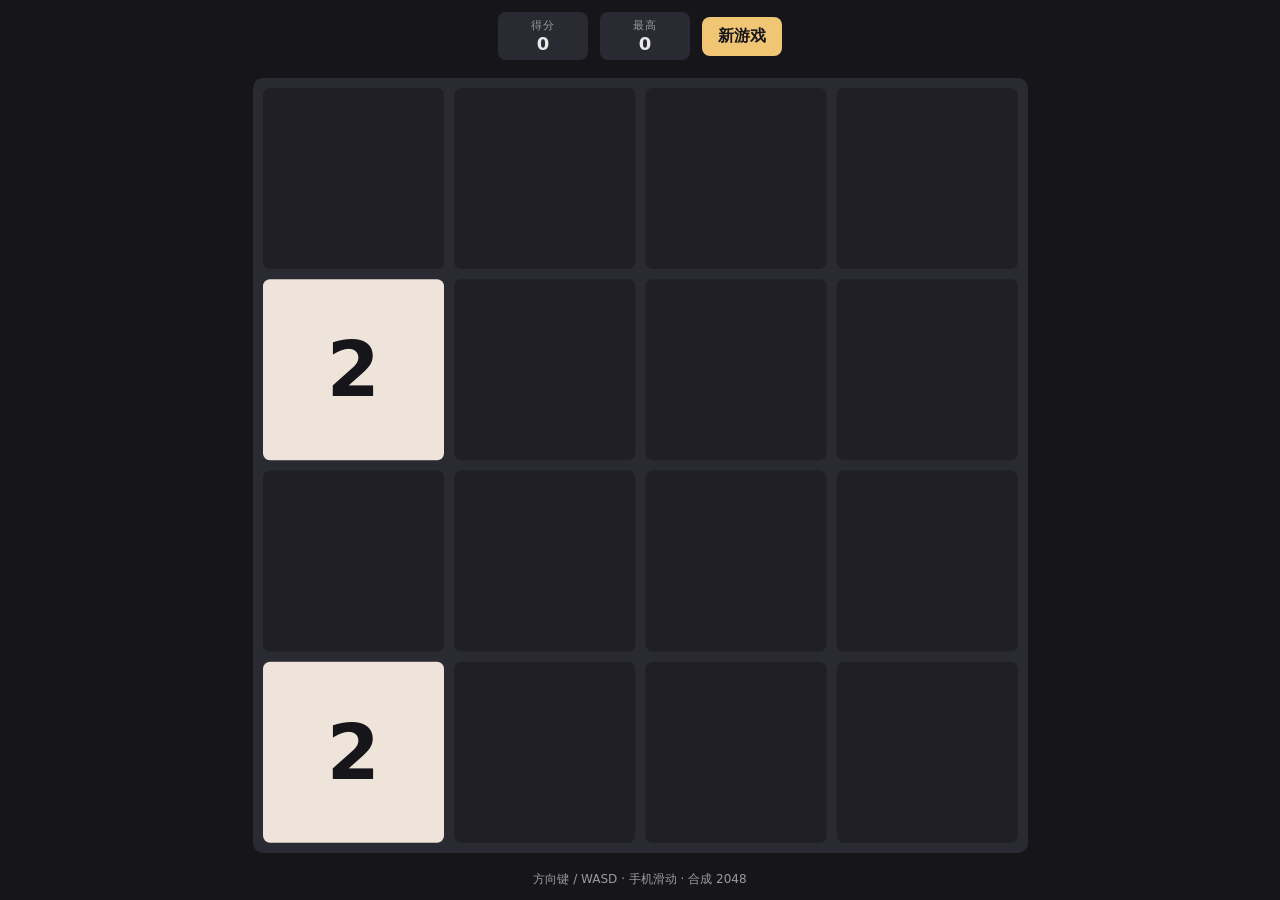
<file: static/games/g2048/index.html>
<!DOCTYPE html>
<html lang="zh">
<head>
<meta charset="utf-8">
<meta name="viewport" content="width=device-width,initial-scale=1,maximum-scale=1,user-scalable=no">
<title>2048</title>
<style>
  html,body{margin:0;height:100%;background:#16161a;color:#e8e8ea;
    font-family:system-ui,-apple-system,"PingFang SC","Microsoft Yahei",sans-serif;
    overflow:hidden;-webkit-user-select:none;user-select:none}
  #wrap{height:100%;display:flex;flex-direction:column;align-items:center;justify-content:center;gap:12px;box-sizing:border-box;padding:12px}
  #top{display:flex;gap:12px;align-items:center}
  .box{background:#2a2a32;border-radius:8px;padding:6px 14px;text-align:center;min-width:62px}
  .box small{display:block;font-size:11px;color:#9a9aa2;letter-spacing:1px}
  .box b{font-size:18px}
  #new{font:inherit;color:#16161a;background:#f0c674;border:0;border-radius:8px;padding:9px 16px;cursor:pointer;font-weight:600}
  #stage{flex:1;min-height:0;width:100%;display:flex;align-items:center;justify-content:center}
  #grid{position:relative;background:#2a2a32;border-radius:10px;touch-action:none}
  .cell,.tile{position:absolute;display:flex;align-items:center;justify-content:center;border-radius:7px;font-weight:700;box-sizing:border-box}
  .cell{background:#1f1f25;z-index:0}
  .tile{transition:transform .09s ease;color:#16161a;z-index:1}
  #ov{position:absolute;inset:0;z-index:5;display:none;flex-direction:column;align-items:center;justify-content:center;gap:14px;
    background:rgba(16,16,22,.8);border-radius:10px}
  #ov.show{display:flex}
  #ov button{font:inherit;color:#16161a;background:#f0c674;border:0;border-radius:8px;padding:9px 20px;cursor:pointer;font-weight:600}
  #ovt{font-size:24px;font-weight:700}
  .tip{font-size:12px;color:#9a9aa2}
</style>
</head>
<body>
<div id="wrap">
  <div id="top">
    <div class="box"><small>得分</small><b id="score">0</b></div>
    <div class="box"><small>最高</small><b id="best">0</b></div>
    <button id="new">新游戏</button>
  </div>
  <div id="stage"><div id="grid"><div id="ov"><div id="ovt"></div><button id="again">再来一局</button></div></div></div>
  <div class="tip">方向键 / WASD · 手机滑动 · 合成 2048</div>
</div>
<script>
  const N = 4, GAP = 10;
  const grid = document.getElementById('grid'), ov = document.getElementById('ov'), ovt = document.getElementById('ovt');
  const stage = document.getElementById('stage');
  const scoreEl = document.getElementById('score'), bestEl = document.getElementById('best');
  const COL = {2:'#eee4da',4:'#ede0c8',8:'#f2b179',16:'#f59563',32:'#f67c5f',64:'#f65e3b',128:'#edcf72',256:'#edcc61',512:'#edc850',1024:'#edc53f',2048:'#edc22e'};
  let board, score, size = 0, tile = 0, cells = [], tiles = new Map(), uid = 0, won = false, dead = false;
  let best = +(localStorage.getItem('g2048_best') || 0);
  bestEl.textContent = best;

  function fit() {
    const avail = Math.min(stage.clientWidth, stage.clientHeight) - 12;
    size = Math.max(180, avail); tile = (size - GAP*(N+1)) / N;
    grid.style.width = size + 'px'; grid.style.height = size + 'px';
    if (!cells.length) {
      for (let i = 0; i < N*N; i++) { const d = document.createElement('div'); d.className = 'cell'; grid.appendChild(d); cells.push(d); }
    }
    cells.forEach((d,i) => pos(d, (i/N)|0, i%N));
    tiles.forEach(t => { pos(t.el, t.r, t.c); style(t); });
  }
  function pos(el,r,c){ el.style.width = tile+'px'; el.style.height = tile+'px'; el.style.transform = 'translate('+(GAP+c*(tile+GAP))+'px,'+(GAP+r*(tile+GAP))+'px)'; }
  function style(t){ const v = t.v; t.el.style.background = COL[v] || '#3c3a32'; t.el.style.color = v>4 ? '#f9f6f2' : '#16161a';
    t.el.textContent = v; t.el.style.fontSize = (v<100 ? tile*0.42 : v<1000 ? tile*0.34 : tile*0.27) + 'px'; }
  function add() {
    const empty = [];
    for (let r=0;r<N;r++) for (let c=0;c<N;c++) if (!board[r][c]) empty.push([r,c]);
    if (!empty.length) return;
    const [r,c] = empty[(Math.random()*empty.length)|0], v = Math.random()<0.9 ? 2 : 4;
    const el = document.createElement('div'); el.className = 'tile'; grid.appendChild(el);
    const t = {el, r, c, v, id: uid++}; board[r][c] = t; tiles.set(t.id, t); pos(el, r, c); style(t);
    el.animate([{transform: el.style.transform+' scale(0)'},{transform: el.style.transform+' scale(1)'}], {duration:120});
  }
  function newGame() {
    tiles.forEach(t => t.el.remove()); tiles.clear();
    board = Array.from({length:N}, () => Array(N).fill(null));
    score = 0; scoreEl.textContent = 0; won = false; dead = false; ov.classList.remove('show');
    add(); add();
  }
  function move(dx,dy) {
    if (dead) return;
    let moved = false;
    const order = [];
    for (let r=0;r<N;r++) for (let c=0;c<N;c++) order.push([r,c]);
    if (dx>0 || dy>0) order.reverse();
    const merged = new Set();
    for (const [r,c] of order) {
      const t = board[r][c]; if (!t) continue;
      let nr = r, nc = c;
      while (true) {
        const tr = nr+dy, tc = nc+dx;
        if (tr<0 || tc<0 || tr>=N || tc>=N) break;
        const o = board[tr][tc];
        if (!o) { board[tr][tc] = t; board[nr][nc] = null; nr = tr; nc = tc; moved = true; }
        else if (o.v === t.v && !merged.has(o.id)) {
          o.v *= 2; merged.add(o.id); board[nr][nc] = null; tiles.delete(t.id); t.el.remove(); style(o);
          o.el.animate([{transform:o.el.style.transform+' scale(1)'},{transform:o.el.style.transform+' scale(1.16)'},{transform:o.el.style.transform+' scale(1)'}], {duration:140});
          score += o.v; scoreEl.textContent = score;
          if (o.v === 2048 && !won) { won = true; end('🎉 2048！'); }
          moved = true; break;
        } else break;
      }
      if (board[nr] && board[nr][nc] === t) { t.r = nr; t.c = nc; pos(t.el, nr, nc); }
    }
    if (moved) {
      if (score > best) { best = score; localStorage.setItem('g2048_best', best); bestEl.textContent = best; }
      setTimeout(() => { add(); if (!canMove()) end('游戏结束'); }, 95);
    }
  }
  function canMove() {
    for (let r=0;r<N;r++) for (let c=0;c<N;c++) {
      if (!board[r][c]) return true;
      const v = board[r][c].v;
      if (c+1<N && board[r][c+1] && board[r][c+1].v === v) return true;
      if (r+1<N && board[r+1][c] && board[r+1][c].v === v) return true;
    }
    return false;
  }
  function end(msg) { dead = (msg === '游戏结束'); ovt.textContent = msg; ov.classList.add('show'); }
  addEventListener('keydown', e => {
    const k = e.key.toLowerCase(); let h = true;
    if (k==='arrowup'||k==='w') move(0,-1);
    else if (k==='arrowdown'||k==='s') move(0,1);
    else if (k==='arrowleft'||k==='a') move(-1,0);
    else if (k==='arrowright'||k==='d') move(1,0);
    else h = false;
    if (h) e.preventDefault();
  });
  let tx = null, ty = null;
  grid.addEventListener('touchstart', e => { const t = e.touches[0]; tx = t.clientX; ty = t.clientY; }, {passive:true});
  grid.addEventListener('touchend', e => {
    if (tx === null) return;
    const t = e.changedTouches[0], dx = t.clientX-tx, dy = t.clientY-ty;
    if (Math.abs(dx)+Math.abs(dy) < 24) { tx = null; return; }
    if (Math.abs(dx) > Math.abs(dy)) move(dx>0?1:-1, 0); else move(0, dy>0?1:-1);
    tx = null;
  }, {passive:true});
  document.getElementById('new').onclick = newGame;
  document.getElementById('again').onclick = newGame;
  addEventListener('resize', fit);
  newGame(); fit();
</script>
</body>
</html>
</file>
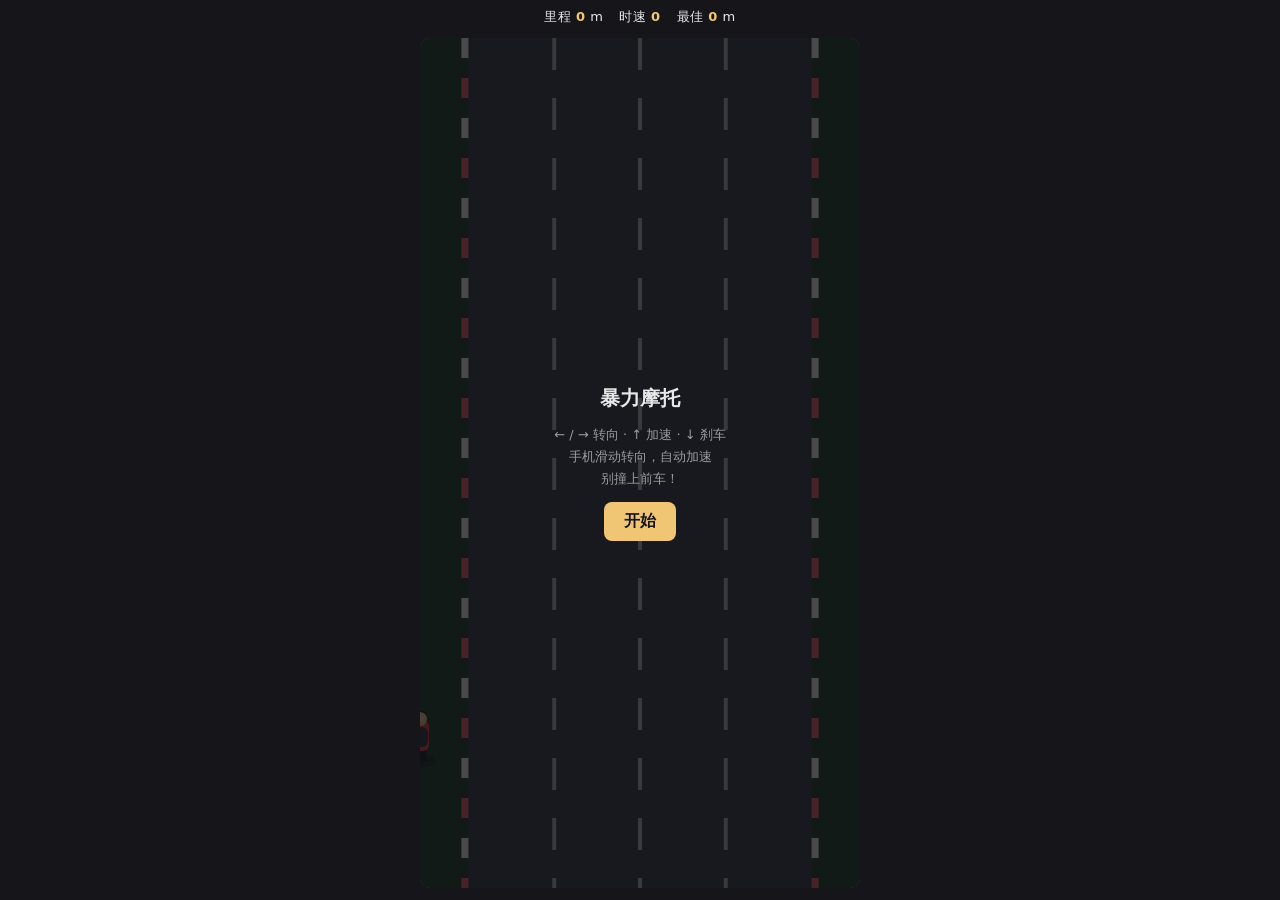
<file: static/games/moto/index.html>
<!DOCTYPE html>
<html lang="zh">
<head>
<meta charset="utf-8">
<meta name="viewport" content="width=device-width,initial-scale=1,maximum-scale=1,user-scalable=no">
<title>暴力摩托</title>
<style>
  html,body{margin:0;height:100%;background:#16161a;color:#e8e8ea;
    font-family:system-ui,-apple-system,"PingFang SC","Microsoft Yahei",sans-serif;
    overflow:hidden;-webkit-user-select:none;user-select:none}
  #wrap{height:100%;display:flex;flex-direction:column;align-items:center;justify-content:center;gap:8px;box-sizing:border-box;padding:8px}
  #hud{display:flex;gap:16px;align-items:center;font-size:13px;letter-spacing:.5px}
  #hud b{color:#f0c674}
  #stage{flex:1;min-height:0;width:100%;display:flex;align-items:center;justify-content:center}
  #board{position:relative;touch-action:none}
  canvas{display:block;border-radius:10px;box-shadow:0 0 0 1px #2c2c34 inset;background:#1d3a1d}
  #overlay{position:absolute;inset:0;display:flex;flex-direction:column;align-items:center;justify-content:center;gap:12px;
    background:rgba(16,16,22,.74);border-radius:10px;text-align:center;padding:16px;box-sizing:border-box}
  #overlay.hide{display:none}
  button{font:inherit;color:#16161a;background:#f0c674;border:0;border-radius:8px;padding:9px 20px;cursor:pointer;font-weight:600}
  .tip{font-size:13px;color:#9a9aa2;line-height:1.7}
  #title{font-size:20px;font-weight:700}
</style>
</head>
<body>
<div id="wrap">
  <div id="hud"><span>里程 <b id="dist">0</b> m</span><span>时速 <b id="spd">0</b></span><span>最佳 <b id="best">0</b> m</span></div>
  <div id="stage"><div id="board">
    <canvas id="cv"></canvas>
    <div id="overlay">
      <div id="title">暴力摩托</div>
      <div class="tip">← / → 转向 · ↑ 加速 · ↓ 刹车<br>手机滑动转向，自动加速<br>别撞上前车！</div>
      <button id="start">开始</button>
    </div>
  </div></div>
</div>
<script>
  const cv = document.getElementById('cv'), ctx = cv.getContext('2d');
  const board = document.getElementById('board'), overlay = document.getElementById('overlay');
  const distEl = document.getElementById('dist'), spdEl = document.getElementById('spd'), bestEl = document.getElementById('best');
  const titleEl = document.getElementById('title'), tipEl = overlay.querySelector('.tip'), startBtn = document.getElementById('start');
  let W = 0, H = 0, dpr = Math.min(window.devicePixelRatio || 1, 2);
  let running = false, raf = 0, last = 0;
  let dist, speed, scroll, px, targetPx, cars, spawnT, best = +(localStorage.getItem('moto_best') || 0);
  const ROAD = 0.78;              // 路面占画面宽度比例
  const LANES = 4;
  const keys = {};
  bestEl.textContent = best;

  function fit() {
    const avail = Math.min(board.parentElement.clientWidth, board.parentElement.clientHeight) - 8;
    const wCss = Math.max(220, Math.min(440, avail * 0.78));
    const hCss = Math.max(300, avail);
    cv.style.width = wCss + 'px'; cv.style.height = hCss + 'px';
    cv.width = Math.round(wCss * dpr); cv.height = Math.round(hCss * dpr);
    ctx.setTransform(dpr, 0, 0, dpr, 0, 0);
    W = wCss; H = hCss;
    if (!running) draw();
  }
  function roadX() { return { l: W * (1 - ROAD) / 2, r: W - W * (1 - ROAD) / 2, w: W * ROAD }; }
  function laneCenter(i) { const r = roadX(); return r.l + r.w * (i + 0.5) / LANES; }

  function reset() {
    dist = 0; speed = 240; scroll = 0; cars = []; spawnT = 0;
    px = laneCenter(1); targetPx = px;
  }
  function spawnCar() {
    const r = roadX();
    const lane = (Math.random() * LANES) | 0;
    const cw = r.w / LANES * 0.62;
    cars.push({ x: laneCenter(lane), y: -80, w: cw, h: cw * 1.7, v: 90 + Math.random() * 70,
      color: ['#5b8def','#e85d75','#f0c674','#7cd97c','#b18cf0'][(Math.random()*5)|0] });
  }
  function rr(x, y, w, h, r) { ctx.beginPath(); ctx.moveTo(x+r,y); ctx.arcTo(x+w,y,x+w,y+h,r); ctx.arcTo(x+w,y+h,x,y+h,r); ctx.arcTo(x,y+h,x,y,r); ctx.arcTo(x,y,x+w,y,r); ctx.closePath(); }

  function update(dt) {
    // 转向
    if (keys.left) targetPx -= 360 * dt;
    if (keys.right) targetPx += 360 * dt;
    const r = roadX(), m = 14;
    targetPx = Math.max(r.l + m, Math.min(r.r - m, targetPx));
    px += (targetPx - px) * Math.min(1, dt * 12);
    // 加减速
    if (keys.up) speed += 160 * dt;
    else if (keys.down) speed -= 260 * dt;
    else speed += 24 * dt;                       // 自动缓加速
    speed = Math.max(120, Math.min(620, speed));
    dist += speed * dt;
    scroll = (scroll + speed * dt) % 80;
    // 车流
    spawnT -= dt;
    const interval = Math.max(0.45, 1.4 - dist / 4000);
    if (spawnT <= 0) { spawnCar(); spawnT = interval; }
    const py = H * 0.82;
    for (const c of cars) {
      c.y += (speed - c.v) * dt;                 // 相对速度：超车
      // 碰撞 (AABB)
      if (Math.abs(c.x - px) < (c.w + 26) / 2 && Math.abs(c.y - py) < (c.h + 44) / 2) { crash(); return; }
    }
    cars = cars.filter(c => c.y < H + 120);
  }

  function draw() {
    const r = roadX(), py = H * 0.82;
    // 草地
    ctx.fillStyle = '#1d3a1d'; ctx.fillRect(0, 0, W, H);
    // 路面
    ctx.fillStyle = '#33343a'; ctx.fillRect(r.l, 0, r.w, H);
    // 路肩红白条
    for (let y = -((scroll * 0.9) % 40); y < H; y += 40) {
      ctx.fillStyle = (Math.floor((y + scroll) / 40) % 2) ? '#e85d5d' : '#f2f2f2';
      ctx.fillRect(r.l - 7, y, 7, 20); ctx.fillRect(r.r, y, 7, 20);
    }
    // 车道虚线
    ctx.fillStyle = 'rgba(255,255,255,.6)';
    for (let i = 1; i < LANES; i++) {
      const x = r.l + r.w * i / LANES;
      for (let y = -((scroll) % 60); y < H; y += 60) ctx.fillRect(x - 2, y, 4, 32);
    }
    // 敌车
    for (const c of cars) drawCar(c);
    // 玩家摩托
    drawMoto(px, py);
  }
  function drawCar(c) {
    const x = c.x - c.w / 2, y = c.y - c.h / 2;
    ctx.fillStyle = 'rgba(0,0,0,.25)'; rr(x + 3, y + 5, c.w, c.h, 7); ctx.fill();
    ctx.fillStyle = c.color; rr(x, y, c.w, c.h, 7); ctx.fill();
    ctx.fillStyle = 'rgba(0,0,0,.35)';
    rr(x + c.w*0.16, y + c.h*0.12, c.w*0.68, c.h*0.22, 4); ctx.fill();
    rr(x + c.w*0.16, y + c.h*0.62, c.w*0.68, c.h*0.24, 4); ctx.fill();
  }
  function drawMoto(x, y) {
    ctx.save(); ctx.translate(x, y);
    ctx.fillStyle = 'rgba(0,0,0,.3)'; ctx.beginPath(); ctx.ellipse(0, 26, 16, 7, 0, 0, 7); ctx.fill();
    // 轮
    ctx.fillStyle = '#15151a'; rr(-6, -24, 12, 14, 4); ctx.fill(); rr(-7, 12, 14, 16, 5); ctx.fill();
    // 车身
    ctx.fillStyle = '#e23b3b'; rr(-9, -14, 18, 30, 6); ctx.fill();
    // 骑手
    ctx.fillStyle = '#2b2b33'; rr(-8, -8, 16, 20, 6); ctx.fill();
    ctx.fillStyle = '#f0c674'; ctx.beginPath(); ctx.arc(0, -16, 7, 0, 7); ctx.fill(); // 头盔
    ctx.fillStyle = 'rgba(255,255,255,.25)'; ctx.beginPath(); ctx.arc(0, -17, 3.4, 0, 7); ctx.fill();
    ctx.restore();
  }

  function loop(t) {
    if (!running) return;
    const dt = Math.min(0.05, (t - last) / 1000 || 0); last = t;
    update(dt); if (!running) return;
    draw();
    distEl.textContent = dist | 0; spdEl.textContent = (speed * 0.45) | 0;
    raf = requestAnimationFrame(loop);
  }
  function start() {
    reset(); overlay.classList.add('hide'); running = true; last = performance.now();
    cancelAnimationFrame(raf); raf = requestAnimationFrame(loop);
  }
  function crash() {
    running = false; cancelAnimationFrame(raf);
    if ((dist | 0) > best) { best = dist | 0; localStorage.setItem('moto_best', best); bestEl.textContent = best; }
    titleEl.textContent = '💥 撞车了';
    tipEl.innerHTML = '里程 ' + (dist | 0) + ' m · 最佳 ' + best + ' m';
    startBtn.textContent = '再来一次';
    overlay.classList.remove('hide');
  }

  addEventListener('keydown', e => {
    const k = e.key.toLowerCase(); let h = true;
    if (k === 'arrowleft' || k === 'a') keys.left = true;
    else if (k === 'arrowright' || k === 'd') keys.right = true;
    else if (k === 'arrowup' || k === 'w') keys.up = true;
    else if (k === 'arrowdown' || k === 's') keys.down = true;
    else if (k === ' ' && !running) start();
    else h = false;
    if (h) e.preventDefault();
  });
  addEventListener('keyup', e => {
    const k = e.key.toLowerCase();
    if (k === 'arrowleft' || k === 'a') keys.left = false;
    else if (k === 'arrowright' || k === 'd') keys.right = false;
    else if (k === 'arrowup' || k === 'w') keys.up = false;
    else if (k === 'arrowdown' || k === 's') keys.down = false;
  });
  // 触屏：拖动转向，自动加速
  board.addEventListener('touchstart', e => { if (!running) return; steer(e.touches[0]); e.preventDefault(); }, { passive: false });
  board.addEventListener('touchmove', e => { if (!running) return; steer(e.touches[0]); e.preventDefault(); }, { passive: false });
  function steer(t) {
    const rect = cv.getBoundingClientRect();
    targetPx = (t.clientX - rect.left) / rect.width * W;
  }
  startBtn.addEventListener('click', start);
  addEventListener('resize', fit);
  reset(); fit();
</script>
</body>
</html>
</file>
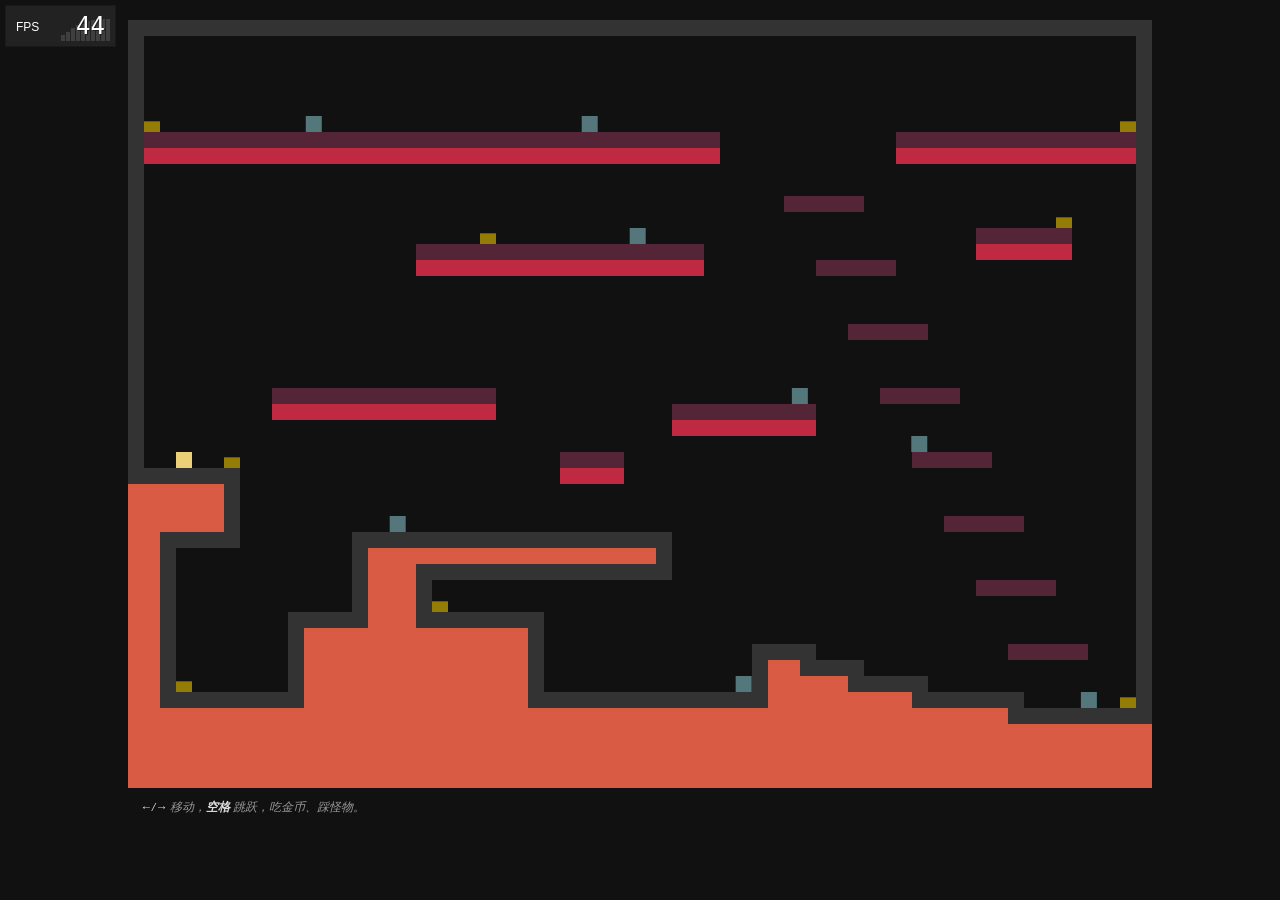
<file: static/games/platformer/index.html>
<!DOCTYPE html>
<html>
<head>
  <meta http-equiv="X-UA-Compatible" content="IE=edge" />
  <meta http-equiv="Content-type" content="text/html; charset=utf-8"/>
  <title>Javascript Platformer</title>

  <style>
    body            { background: #111; }
    #platformer     { margin: 1em auto; position: relative; width: 512px; height: 384px; }
    #canvas         { display: inline-block; width: 100%; height: 100%; }
    #instructions   { font-style: italic; color: #999; font-size: 9pt; margin-left: 1em; margin-top: 0.5em; }
    #instructions b { color: #DDD; }
    @media screen and (min-width:     0px) and (min-height:    0px) { #platformer { width:  512px; height: 384px; font-size:  7pt; } } /* block = 16 */
    @media screen and (min-width:   840px) and (min-height:  530px) { #platformer { width:  640px; height: 480px; font-size:  9pt; } } /* block = 20 */
    @media screen and (min-width:   968px) and (min-height:  626px) { #platformer { width:  768px; height: 576px; font-size: 11pt; } } /* block = 24 */
    @media screen and (min-width:  1096px) and (min-height:  722px) { #platformer { width:  896px; height: 672px; font-size: 13pt; } } /* block = 28 */
    @media screen and (min-width:  1224px) and (min-height:  818px) { #platformer { width: 1024px; height: 768px; font-size: 15pt; } } /* block = 32 */
  </style>

</head>

<body>

  <div id="platformer">

    <canvas id="canvas">
      <div class="unsupported">
        Sorry, this example cannot be run because your browser does not support the &lt;canvas&gt; element
      </div>
    </canvas>

    <div id="instructions">
      <b>←/→</b> 移动，<b>空格</b> 跳跃，吃金币、踩怪物。
    </div>

  </div>

  <script src="fpsmeter.min.js"></script>
  <script src="platformer.js"></script>

</body>
</html>
</file>
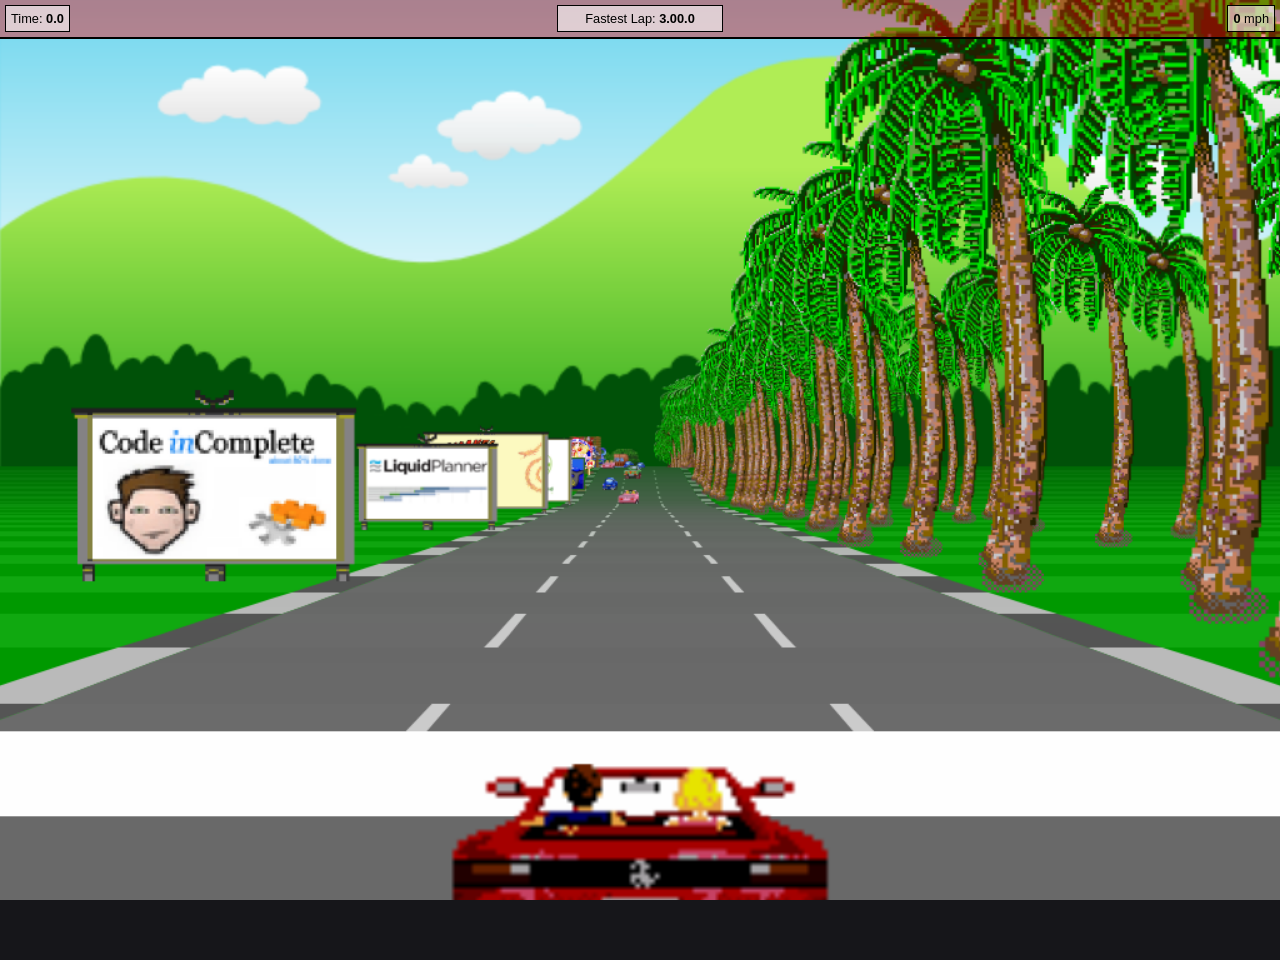
<file: static/games/racer/index.html>
<!DOCTYPE html> 

<html>
<head>
  <title>Javascript Racer - v4 (final)</title>
  <meta http-equiv="Content-Type" content="text/html; charset=utf-8"/>
  <link href="common.css" rel="stylesheet" type="text/css" />
  <meta name="viewport" content="width=device-width,initial-scale=1,maximum-scale=1,user-scalable=no">
  <style>
    /* 嵌入站点时的自适应覆盖 */
    html, body { margin: 0; background: #16161a; overflow: hidden; height: 100%; }
    #controls, #instructions, #mute, #fps { display: none !important; }
    #racer {
      position: relative;
      width: 100%;
      max-width: 100%;
      height: auto;
      aspect-ratio: 4 / 3;
      margin: 0 !important;
      border: 0 !important;
    }
    #canvas { position: absolute; inset: 0; width: 100% !important; height: 100% !important; }
    #hud { width: 100% !important; }
  </style>
</head>

<body> 

  <table id="controls">
    <tr>
      <td colspan="2">
        <a href='v1.straight.html'>straight</a> |
        <a href='v2.curves.html'>curves</a>     |
        <a href='v3.hills.html'>hills</a>       |
        <a href='v4.final.html'>final</a>
      </td>
    </tr>
    <tr><td id="fps" colspan="2" align="right"></td></tr>
    <tr>
      <th><label for="resolution">Resolution :</label></th>
      <td>
        <select id="resolution" style="width:100%">
          <option value='fine'>Fine (1280x960)</option>
          <option selected value='high'>High (1024x768)</option>
          <option value='medium'>Medium (640x480)</option>
          <option value='low'>Low (480x360)</option>
        </select>
      </td>
    </tr>
    <tr>
      <th><label for="lanes">Lanes :</label></th>
      <td>
        <select id="lanes">
          <option>1</option>
          <option>2</option>
          <option selected>3</option>
          <option>4</option>
        </select>
      </td>
    </tr>
    <tr>
      <th><label for="roadWidth">Road Width (<span id="currentRoadWidth"></span>) :</label></th>
      <td><input id="roadWidth" type='range' min='500' max='3000' title="integer (500-3000)"></td>
    </tr>
    <tr>
      <th><label for="cameraHeight">CameraHeight (<span id="currentCameraHeight"></span>) :</label></th>
      <td><input id="cameraHeight" type='range' min='500' max='5000' title="integer (500-5000)"></td>
    </tr>
    <tr>
      <th><label for="drawDistance">Draw Distance (<span id="currentDrawDistance"></span>) :</label></th>
      <td><input id="drawDistance" type='range' min='100' max='500' title="integer (100-500)"></td>
    </tr>
    <tr>
      <th><label for="fieldOfView">Field of View (<span id="currentFieldOfView"></span>) :</label></th>
      <td><input id="fieldOfView" type='range' min='80' max='140' title="integer (80-140)"></td>
    </tr>
    <tr>
      <th><label for="fogDensity">Fog Density (<span id="currentFogDensity"></span>) :</label></th>
      <td><input id="fogDensity" type='range' min='0' max='50' title="integer (0-50)"></td>
    </tr>
  </table>

  <div id='instructions'>
    <p>Use the <b>arrow keys</b> to drive the car.</p>
  </div>

  <div id="racer">
    <div id="hud">
      <span id="speed"            class="hud"><span id="speed_value" class="value">0</span> mph</span>
      <span id="current_lap_time" class="hud">Time: <span id="current_lap_time_value" class="value">0.0</span></span> 
      <span id="last_lap_time"    class="hud">Last Lap: <span id="last_lap_time_value" class="value">0.0</span></span>
      <span id="fast_lap_time"    class="hud">Fastest Lap: <span id="fast_lap_time_value" class="value">0.0</span></span>
    </div>
    <canvas id="canvas">
      Sorry, this example cannot be run because your browser does not support the &lt;canvas&gt; element
    </canvas>
    Loading...
  </div>

  <audio id='music'></audio>
  <span id="mute" style="display:none"></span>

  <script src="stats.js"></script>
  <script src="common.js"></script>
  <script>

    var fps            = 60;                      // how many 'update' frames per second
    var step           = 1/fps;                   // how long is each frame (in seconds)
    var width          = 1024;                    // logical canvas width
    var height         = 768;                     // logical canvas height
    var centrifugal    = 0.3;                     // centrifugal force multiplier when going around curves
    var offRoadDecel   = 0.99;                    // speed multiplier when off road (e.g. you lose 2% speed each update frame)
    var skySpeed       = 0.001;                   // background sky layer scroll speed when going around curve (or up hill)
    var hillSpeed      = 0.002;                   // background hill layer scroll speed when going around curve (or up hill)
    var treeSpeed      = 0.003;                   // background tree layer scroll speed when going around curve (or up hill)
    var skyOffset      = 0;                       // current sky scroll offset
    var hillOffset     = 0;                       // current hill scroll offset
    var treeOffset     = 0;                       // current tree scroll offset
    var segments       = [];                      // array of road segments
    var cars           = [];                      // array of cars on the road
    var stats          = Game.stats('fps');       // mr.doobs FPS counter
    var canvas         = Dom.get('canvas');       // our canvas...
    var ctx            = canvas.getContext('2d'); // ...and its drawing context
    var background     = null;                    // our background image (loaded below)
    var sprites        = null;                    // our spritesheet (loaded below)
    var resolution     = null;                    // scaling factor to provide resolution independence (computed)
    var roadWidth      = 2000;                    // actually half the roads width, easier math if the road spans from -roadWidth to +roadWidth
    var segmentLength  = 200;                     // length of a single segment
    var rumbleLength   = 3;                       // number of segments per red/white rumble strip
    var trackLength    = null;                    // z length of entire track (computed)
    var lanes          = 3;                       // number of lanes
    var fieldOfView    = 100;                     // angle (degrees) for field of view
    var cameraHeight   = 1000;                    // z height of camera
    var cameraDepth    = null;                    // z distance camera is from screen (computed)
    var drawDistance   = 300;                     // number of segments to draw
    var playerX        = 0;                       // player x offset from center of road (-1 to 1 to stay independent of roadWidth)
    var playerZ        = null;                    // player relative z distance from camera (computed)
    var fogDensity     = 5;                       // exponential fog density
    var position       = 0;                       // current camera Z position (add playerZ to get player's absolute Z position)
    var speed          = 0;                       // current speed
    var maxSpeed       = segmentLength/step;      // top speed (ensure we can't move more than 1 segment in a single frame to make collision detection easier)
    var accel          =  maxSpeed/5;             // acceleration rate - tuned until it 'felt' right
    var breaking       = -maxSpeed;               // deceleration rate when braking
    var decel          = -maxSpeed/5;             // 'natural' deceleration rate when neither accelerating, nor braking
    var offRoadDecel   = -maxSpeed/2;             // off road deceleration is somewhere in between
    var offRoadLimit   =  maxSpeed/4;             // limit when off road deceleration no longer applies (e.g. you can always go at least this speed even when off road)
    var totalCars      = 200;                     // total number of cars on the road
    var currentLapTime = 0;                       // current lap time
    var lastLapTime    = null;                    // last lap time

    var keyLeft        = false;
    var keyRight       = false;
    var keyFaster      = false;
    var keySlower      = false;

    var hud = {
      speed:            { value: null, dom: Dom.get('speed_value')            },
      current_lap_time: { value: null, dom: Dom.get('current_lap_time_value') },
      last_lap_time:    { value: null, dom: Dom.get('last_lap_time_value')    },
      fast_lap_time:    { value: null, dom: Dom.get('fast_lap_time_value')    }
    }

    //=========================================================================
    // UPDATE THE GAME WORLD
    //=========================================================================

    function update(dt) {

      var n, car, carW, sprite, spriteW;
      var playerSegment = findSegment(position+playerZ);
      var playerW       = SPRITES.PLAYER_STRAIGHT.w * SPRITES.SCALE;
      var speedPercent  = speed/maxSpeed;
      var dx            = dt * 2 * speedPercent; // at top speed, should be able to cross from left to right (-1 to 1) in 1 second
      var startPosition = position;

      updateCars(dt, playerSegment, playerW);

      position = Util.increase(position, dt * speed, trackLength);

      if (keyLeft)
        playerX = playerX - dx;
      else if (keyRight)
        playerX = playerX + dx;

      playerX = playerX - (dx * speedPercent * playerSegment.curve * centrifugal);

      if (keyFaster)
        speed = Util.accelerate(speed, accel, dt);
      else if (keySlower)
        speed = Util.accelerate(speed, breaking, dt);
      else
        speed = Util.accelerate(speed, decel, dt);


      if ((playerX < -1) || (playerX > 1)) {

        if (speed > offRoadLimit)
          speed = Util.accelerate(speed, offRoadDecel, dt);

        for(n = 0 ; n < playerSegment.sprites.length ; n++) {
          sprite  = playerSegment.sprites[n];
          spriteW = sprite.source.w * SPRITES.SCALE;
          if (Util.overlap(playerX, playerW, sprite.offset + spriteW/2 * (sprite.offset > 0 ? 1 : -1), spriteW)) {
            speed = maxSpeed/5;
            position = Util.increase(playerSegment.p1.world.z, -playerZ, trackLength); // stop in front of sprite (at front of segment)
            break;
          }
        }
      }

      for(n = 0 ; n < playerSegment.cars.length ; n++) {
        car  = playerSegment.cars[n];
        carW = car.sprite.w * SPRITES.SCALE;
        if (speed > car.speed) {
          if (Util.overlap(playerX, playerW, car.offset, carW, 0.8)) {
            speed    = car.speed * (car.speed/speed);
            position = Util.increase(car.z, -playerZ, trackLength);
            break;
          }
        }
      }

      playerX = Util.limit(playerX, -3, 3);     // dont ever let it go too far out of bounds
      speed   = Util.limit(speed, 0, maxSpeed); // or exceed maxSpeed

      skyOffset  = Util.increase(skyOffset,  skySpeed  * playerSegment.curve * (position-startPosition)/segmentLength, 1);
      hillOffset = Util.increase(hillOffset, hillSpeed * playerSegment.curve * (position-startPosition)/segmentLength, 1);
      treeOffset = Util.increase(treeOffset, treeSpeed * playerSegment.curve * (position-startPosition)/segmentLength, 1);

      if (position > playerZ) {
        if (currentLapTime && (startPosition < playerZ)) {
          lastLapTime    = currentLapTime;
          currentLapTime = 0;
          if (lastLapTime <= Util.toFloat(Dom.storage.fast_lap_time)) {
            Dom.storage.fast_lap_time = lastLapTime;
            updateHud('fast_lap_time', formatTime(lastLapTime));
            Dom.addClassName('fast_lap_time', 'fastest');
            Dom.addClassName('last_lap_time', 'fastest');
          }
          else {
            Dom.removeClassName('fast_lap_time', 'fastest');
            Dom.removeClassName('last_lap_time', 'fastest');
          }
          updateHud('last_lap_time', formatTime(lastLapTime));
          Dom.show('last_lap_time');
        }
        else {
          currentLapTime += dt;
        }
      }

      updateHud('speed',            5 * Math.round(speed/500));
      updateHud('current_lap_time', formatTime(currentLapTime));
    }

    //-------------------------------------------------------------------------

    function updateCars(dt, playerSegment, playerW) {
      var n, car, oldSegment, newSegment;
      for(n = 0 ; n < cars.length ; n++) {
        car         = cars[n];
        oldSegment  = findSegment(car.z);
        car.offset  = car.offset + updateCarOffset(car, oldSegment, playerSegment, playerW);
        car.z       = Util.increase(car.z, dt * car.speed, trackLength);
        car.percent = Util.percentRemaining(car.z, segmentLength); // useful for interpolation during rendering phase
        newSegment  = findSegment(car.z);
        if (oldSegment != newSegment) {
          index = oldSegment.cars.indexOf(car);
          oldSegment.cars.splice(index, 1);
          newSegment.cars.push(car);
        }
      }
    }

    function updateCarOffset(car, carSegment, playerSegment, playerW) {

      var i, j, dir, segment, otherCar, otherCarW, lookahead = 20, carW = car.sprite.w * SPRITES.SCALE;

      // optimization, dont bother steering around other cars when 'out of sight' of the player
      if ((carSegment.index - playerSegment.index) > drawDistance)
        return 0;

      for(i = 1 ; i < lookahead ; i++) {
        segment = segments[(carSegment.index+i)%segments.length];

        if ((segment === playerSegment) && (car.speed > speed) && (Util.overlap(playerX, playerW, car.offset, carW, 1.2))) {
          if (playerX > 0.5)
            dir = -1;
          else if (playerX < -0.5)
            dir = 1;
          else
            dir = (car.offset > playerX) ? 1 : -1;
          return dir * 1/i * (car.speed-speed)/maxSpeed; // the closer the cars (smaller i) and the greated the speed ratio, the larger the offset
        }

        for(j = 0 ; j < segment.cars.length ; j++) {
          otherCar  = segment.cars[j];
          otherCarW = otherCar.sprite.w * SPRITES.SCALE;
          if ((car.speed > otherCar.speed) && Util.overlap(car.offset, carW, otherCar.offset, otherCarW, 1.2)) {
            if (otherCar.offset > 0.5)
              dir = -1;
            else if (otherCar.offset < -0.5)
              dir = 1;
            else
              dir = (car.offset > otherCar.offset) ? 1 : -1;
            return dir * 1/i * (car.speed-otherCar.speed)/maxSpeed;
          }
        }
      }

      // if no cars ahead, but I have somehow ended up off road, then steer back on
      if (car.offset < -0.9)
        return 0.1;
      else if (car.offset > 0.9)
        return -0.1;
      else
        return 0;
    }

    //-------------------------------------------------------------------------

    function updateHud(key, value) { // accessing DOM can be slow, so only do it if value has changed
      if (hud[key].value !== value) {
        hud[key].value = value;
        Dom.set(hud[key].dom, value);
      }
    }

    function formatTime(dt) {
      var minutes = Math.floor(dt/60);
      var seconds = Math.floor(dt - (minutes * 60));
      var tenths  = Math.floor(10 * (dt - Math.floor(dt)));
      if (minutes > 0)
        return minutes + "." + (seconds < 10 ? "0" : "") + seconds + "." + tenths;
      else
        return seconds + "." + tenths;
    }

    //=========================================================================
    // RENDER THE GAME WORLD
    //=========================================================================

    function render() {

      var baseSegment   = findSegment(position);
      var basePercent   = Util.percentRemaining(position, segmentLength);
      var playerSegment = findSegment(position+playerZ);
      var playerPercent = Util.percentRemaining(position+playerZ, segmentLength);
      var playerY       = Util.interpolate(playerSegment.p1.world.y, playerSegment.p2.world.y, playerPercent);
      var maxy          = height;

      var x  = 0;
      var dx = - (baseSegment.curve * basePercent);

      ctx.clearRect(0, 0, width, height);

      Render.background(ctx, background, width, height, BACKGROUND.SKY,   skyOffset,  resolution * skySpeed  * playerY);
      Render.background(ctx, background, width, height, BACKGROUND.HILLS, hillOffset, resolution * hillSpeed * playerY);
      Render.background(ctx, background, width, height, BACKGROUND.TREES, treeOffset, resolution * treeSpeed * playerY);

      var n, i, segment, car, sprite, spriteScale, spriteX, spriteY;

      for(n = 0 ; n < drawDistance ; n++) {

        segment        = segments[(baseSegment.index + n) % segments.length];
        segment.looped = segment.index < baseSegment.index;
        segment.fog    = Util.exponentialFog(n/drawDistance, fogDensity);
        segment.clip   = maxy;

        Util.project(segment.p1, (playerX * roadWidth) - x,      playerY + cameraHeight, position - (segment.looped ? trackLength : 0), cameraDepth, width, height, roadWidth);
        Util.project(segment.p2, (playerX * roadWidth) - x - dx, playerY + cameraHeight, position - (segment.looped ? trackLength : 0), cameraDepth, width, height, roadWidth);

        x  = x + dx;
        dx = dx + segment.curve;

        if ((segment.p1.camera.z <= cameraDepth)         || // behind us
            (segment.p2.screen.y >= segment.p1.screen.y) || // back face cull
            (segment.p2.screen.y >= maxy))                  // clip by (already rendered) hill
          continue;

        Render.segment(ctx, width, lanes,
                       segment.p1.screen.x,
                       segment.p1.screen.y,
                       segment.p1.screen.w,
                       segment.p2.screen.x,
                       segment.p2.screen.y,
                       segment.p2.screen.w,
                       segment.fog,
                       segment.color);

        maxy = segment.p1.screen.y;
      }

      for(n = (drawDistance-1) ; n > 0 ; n--) {
        segment = segments[(baseSegment.index + n) % segments.length];

        for(i = 0 ; i < segment.cars.length ; i++) {
          car         = segment.cars[i];
          sprite      = car.sprite;
          spriteScale = Util.interpolate(segment.p1.screen.scale, segment.p2.screen.scale, car.percent);
          spriteX     = Util.interpolate(segment.p1.screen.x,     segment.p2.screen.x,     car.percent) + (spriteScale * car.offset * roadWidth * width/2);
          spriteY     = Util.interpolate(segment.p1.screen.y,     segment.p2.screen.y,     car.percent);
          Render.sprite(ctx, width, height, resolution, roadWidth, sprites, car.sprite, spriteScale, spriteX, spriteY, -0.5, -1, segment.clip);
        }

        for(i = 0 ; i < segment.sprites.length ; i++) {
          sprite      = segment.sprites[i];
          spriteScale = segment.p1.screen.scale;
          spriteX     = segment.p1.screen.x + (spriteScale * sprite.offset * roadWidth * width/2);
          spriteY     = segment.p1.screen.y;
          Render.sprite(ctx, width, height, resolution, roadWidth, sprites, sprite.source, spriteScale, spriteX, spriteY, (sprite.offset < 0 ? -1 : 0), -1, segment.clip);
        }

        if (segment == playerSegment) {
          Render.player(ctx, width, height, resolution, roadWidth, sprites, speed/maxSpeed,
                        cameraDepth/playerZ,
                        width/2,
                        (height/2) - (cameraDepth/playerZ * Util.interpolate(playerSegment.p1.camera.y, playerSegment.p2.camera.y, playerPercent) * height/2),
                        speed * (keyLeft ? -1 : keyRight ? 1 : 0),
                        playerSegment.p2.world.y - playerSegment.p1.world.y);
        }
      }
    }

    function findSegment(z) {
      return segments[Math.floor(z/segmentLength) % segments.length]; 
    }

    //=========================================================================
    // BUILD ROAD GEOMETRY
    //=========================================================================

    function lastY() { return (segments.length == 0) ? 0 : segments[segments.length-1].p2.world.y; }

    function addSegment(curve, y) {
      var n = segments.length;
      segments.push({
          index: n,
             p1: { world: { y: lastY(), z:  n   *segmentLength }, camera: {}, screen: {} },
             p2: { world: { y: y,       z: (n+1)*segmentLength }, camera: {}, screen: {} },
          curve: curve,
        sprites: [],
           cars: [],
          color: Math.floor(n/rumbleLength)%2 ? COLORS.DARK : COLORS.LIGHT
      });
    }

    function addSprite(n, sprite, offset) {
      segments[n].sprites.push({ source: sprite, offset: offset });
    }

    function addRoad(enter, hold, leave, curve, y) {
      var startY   = lastY();
      var endY     = startY + (Util.toInt(y, 0) * segmentLength);
      var n, total = enter + hold + leave;
      for(n = 0 ; n < enter ; n++)
        addSegment(Util.easeIn(0, curve, n/enter), Util.easeInOut(startY, endY, n/total));
      for(n = 0 ; n < hold  ; n++)
        addSegment(curve, Util.easeInOut(startY, endY, (enter+n)/total));
      for(n = 0 ; n < leave ; n++)
        addSegment(Util.easeInOut(curve, 0, n/leave), Util.easeInOut(startY, endY, (enter+hold+n)/total));
    }

    var ROAD = {
      LENGTH: { NONE: 0, SHORT:  25, MEDIUM:   50, LONG:  100 },
      HILL:   { NONE: 0, LOW:    20, MEDIUM:   40, HIGH:   60 },
      CURVE:  { NONE: 0, EASY:    2, MEDIUM:    4, HARD:    6 }
    };

    function addStraight(num) {
      num = num || ROAD.LENGTH.MEDIUM;
      addRoad(num, num, num, 0, 0);
    }

    function addHill(num, height) {
      num    = num    || ROAD.LENGTH.MEDIUM;
      height = height || ROAD.HILL.MEDIUM;
      addRoad(num, num, num, 0, height);
    }

    function addCurve(num, curve, height) {
      num    = num    || ROAD.LENGTH.MEDIUM;
      curve  = curve  || ROAD.CURVE.MEDIUM;
      height = height || ROAD.HILL.NONE;
      addRoad(num, num, num, curve, height);
    }
        
    function addLowRollingHills(num, height) {
      num    = num    || ROAD.LENGTH.SHORT;
      height = height || ROAD.HILL.LOW;
      addRoad(num, num, num,  0,                height/2);
      addRoad(num, num, num,  0,               -height);
      addRoad(num, num, num,  ROAD.CURVE.EASY,  height);
      addRoad(num, num, num,  0,                0);
      addRoad(num, num, num, -ROAD.CURVE.EASY,  height/2);
      addRoad(num, num, num,  0,                0);
    }

    function addSCurves() {
      addRoad(ROAD.LENGTH.MEDIUM, ROAD.LENGTH.MEDIUM, ROAD.LENGTH.MEDIUM,  -ROAD.CURVE.EASY,    ROAD.HILL.NONE);
      addRoad(ROAD.LENGTH.MEDIUM, ROAD.LENGTH.MEDIUM, ROAD.LENGTH.MEDIUM,   ROAD.CURVE.MEDIUM,  ROAD.HILL.MEDIUM);
      addRoad(ROAD.LENGTH.MEDIUM, ROAD.LENGTH.MEDIUM, ROAD.LENGTH.MEDIUM,   ROAD.CURVE.EASY,   -ROAD.HILL.LOW);
      addRoad(ROAD.LENGTH.MEDIUM, ROAD.LENGTH.MEDIUM, ROAD.LENGTH.MEDIUM,  -ROAD.CURVE.EASY,    ROAD.HILL.MEDIUM);
      addRoad(ROAD.LENGTH.MEDIUM, ROAD.LENGTH.MEDIUM, ROAD.LENGTH.MEDIUM,  -ROAD.CURVE.MEDIUM, -ROAD.HILL.MEDIUM);
    }

    function addBumps() {
      addRoad(10, 10, 10, 0,  5);
      addRoad(10, 10, 10, 0, -2);
      addRoad(10, 10, 10, 0, -5);
      addRoad(10, 10, 10, 0,  8);
      addRoad(10, 10, 10, 0,  5);
      addRoad(10, 10, 10, 0, -7);
      addRoad(10, 10, 10, 0,  5);
      addRoad(10, 10, 10, 0, -2);
    }

    function addDownhillToEnd(num) {
      num = num || 200;
      addRoad(num, num, num, -ROAD.CURVE.EASY, -lastY()/segmentLength);
    }

    function resetRoad() {
      segments = [];

      addStraight(ROAD.LENGTH.SHORT);
      addLowRollingHills();
      addSCurves();
      addCurve(ROAD.LENGTH.MEDIUM, ROAD.CURVE.MEDIUM, ROAD.HILL.LOW);
      addBumps();
      addLowRollingHills();
      addCurve(ROAD.LENGTH.LONG*2, ROAD.CURVE.MEDIUM, ROAD.HILL.MEDIUM);
      addStraight();
      addHill(ROAD.LENGTH.MEDIUM, ROAD.HILL.HIGH);
      addSCurves();
      addCurve(ROAD.LENGTH.LONG, -ROAD.CURVE.MEDIUM, ROAD.HILL.NONE);
      addHill(ROAD.LENGTH.LONG, ROAD.HILL.HIGH);
      addCurve(ROAD.LENGTH.LONG, ROAD.CURVE.MEDIUM, -ROAD.HILL.LOW);
      addBumps();
      addHill(ROAD.LENGTH.LONG, -ROAD.HILL.MEDIUM);
      addStraight();
      addSCurves();
      addDownhillToEnd();

      resetSprites();
      resetCars();

      segments[findSegment(playerZ).index + 2].color = COLORS.START;
      segments[findSegment(playerZ).index + 3].color = COLORS.START;
      for(var n = 0 ; n < rumbleLength ; n++)
        segments[segments.length-1-n].color = COLORS.FINISH;

      trackLength = segments.length * segmentLength;
    }

    function resetSprites() {
      var n, i;

      addSprite(20,  SPRITES.BILLBOARD07, -1);
      addSprite(40,  SPRITES.BILLBOARD06, -1);
      addSprite(60,  SPRITES.BILLBOARD08, -1);
      addSprite(80,  SPRITES.BILLBOARD09, -1);
      addSprite(100, SPRITES.BILLBOARD01, -1);
      addSprite(120, SPRITES.BILLBOARD02, -1);
      addSprite(140, SPRITES.BILLBOARD03, -1);
      addSprite(160, SPRITES.BILLBOARD04, -1);
      addSprite(180, SPRITES.BILLBOARD05, -1);

      addSprite(240,                  SPRITES.BILLBOARD07, -1.2);
      addSprite(240,                  SPRITES.BILLBOARD06,  1.2);
      addSprite(segments.length - 25, SPRITES.BILLBOARD07, -1.2);
      addSprite(segments.length - 25, SPRITES.BILLBOARD06,  1.2);

      for(n = 10 ; n < 200 ; n += 4 + Math.floor(n/100)) {
        addSprite(n, SPRITES.PALM_TREE, 0.5 + Math.random()*0.5);
        addSprite(n, SPRITES.PALM_TREE,   1 + Math.random()*2);
      }

      for(n = 250 ; n < 1000 ; n += 5) {
        addSprite(n,     SPRITES.COLUMN, 1.1);
        addSprite(n + Util.randomInt(0,5), SPRITES.TREE1, -1 - (Math.random() * 2));
        addSprite(n + Util.randomInt(0,5), SPRITES.TREE2, -1 - (Math.random() * 2));
      }

      for(n = 200 ; n < segments.length ; n += 3) {
        addSprite(n, Util.randomChoice(SPRITES.PLANTS), Util.randomChoice([1,-1]) * (2 + Math.random() * 5));
      }

      var side, sprite, offset;
      for(n = 1000 ; n < (segments.length-50) ; n += 100) {
        side      = Util.randomChoice([1, -1]);
        addSprite(n + Util.randomInt(0, 50), Util.randomChoice(SPRITES.BILLBOARDS), -side);
        for(i = 0 ; i < 20 ; i++) {
          sprite = Util.randomChoice(SPRITES.PLANTS);
          offset = side * (1.5 + Math.random());
          addSprite(n + Util.randomInt(0, 50), sprite, offset);
        }
          
      }

    }

    function resetCars() {
      cars = [];
      var n, car, segment, offset, z, sprite, speed;
      for (var n = 0 ; n < totalCars ; n++) {
        offset = Math.random() * Util.randomChoice([-0.8, 0.8]);
        z      = Math.floor(Math.random() * segments.length) * segmentLength;
        sprite = Util.randomChoice(SPRITES.CARS);
        speed  = maxSpeed/4 + Math.random() * maxSpeed/(sprite == SPRITES.SEMI ? 4 : 2);
        car = { offset: offset, z: z, sprite: sprite, speed: speed };
        segment = findSegment(car.z);
        segment.cars.push(car);
        cars.push(car);
      }
    }

    //=========================================================================
    // THE GAME LOOP
    //=========================================================================

    Game.run({
      canvas: canvas, render: render, update: update, stats: stats, step: step,
      images: ["background", "sprites"],
      keys: [
        { keys: [KEY.LEFT,  KEY.A], mode: 'down', action: function() { keyLeft   = true;  } },
        { keys: [KEY.RIGHT, KEY.D], mode: 'down', action: function() { keyRight  = true;  } },
        { keys: [KEY.UP,    KEY.W], mode: 'down', action: function() { keyFaster = true;  } },
        { keys: [KEY.DOWN,  KEY.S], mode: 'down', action: function() { keySlower = true;  } },
        { keys: [KEY.LEFT,  KEY.A], mode: 'up',   action: function() { keyLeft   = false; } },
        { keys: [KEY.RIGHT, KEY.D], mode: 'up',   action: function() { keyRight  = false; } },
        { keys: [KEY.UP,    KEY.W], mode: 'up',   action: function() { keyFaster = false; } },
        { keys: [KEY.DOWN,  KEY.S], mode: 'up',   action: function() { keySlower = false; } }
      ],
      ready: function(images) {
        background = images[0];
        sprites    = images[1];
        reset();
        Dom.storage.fast_lap_time = Dom.storage.fast_lap_time || 180;
        updateHud('fast_lap_time', formatTime(Util.toFloat(Dom.storage.fast_lap_time)));
      }
    });

    function reset(options) {
      options       = options || {};
      canvas.width  = width  = Util.toInt(options.width,          width);
      canvas.height = height = Util.toInt(options.height,         height);
      lanes                  = Util.toInt(options.lanes,          lanes);
      roadWidth              = Util.toInt(options.roadWidth,      roadWidth);
      cameraHeight           = Util.toInt(options.cameraHeight,   cameraHeight);
      drawDistance           = Util.toInt(options.drawDistance,   drawDistance);
      fogDensity             = Util.toInt(options.fogDensity,     fogDensity);
      fieldOfView            = Util.toInt(options.fieldOfView,    fieldOfView);
      segmentLength          = Util.toInt(options.segmentLength,  segmentLength);
      rumbleLength           = Util.toInt(options.rumbleLength,   rumbleLength);
      cameraDepth            = 1 / Math.tan((fieldOfView/2) * Math.PI/180);
      playerZ                = (cameraHeight * cameraDepth);
      resolution             = height/480;
      refreshTweakUI();

      if ((segments.length==0) || (options.segmentLength) || (options.rumbleLength))
        resetRoad(); // only rebuild road when necessary
    }

    //=========================================================================
    // TWEAK UI HANDLERS
    //=========================================================================

    Dom.on('resolution', 'change', function(ev) {
      var w, h, ratio;
      switch(ev.target.options[ev.target.selectedIndex].value) {
        case 'fine':   w = 1280; h = 960;  ratio=w/width; break;
        case 'high':   w = 1024; h = 768;  ratio=w/width; break;
        case 'medium': w = 640;  h = 480;  ratio=w/width; break;
        case 'low':    w = 480;  h = 360;  ratio=w/width; break;
      }
      reset({ width: w, height: h })
      Dom.blur(ev);
    });

    Dom.on('lanes',          'change', function(ev) { Dom.blur(ev); reset({ lanes:         ev.target.options[ev.target.selectedIndex].value }); });
    Dom.on('roadWidth',      'change', function(ev) { Dom.blur(ev); reset({ roadWidth:     Util.limit(Util.toInt(ev.target.value), Util.toInt(ev.target.getAttribute('min')), Util.toInt(ev.target.getAttribute('max'))) }); });
    Dom.on('cameraHeight',   'change', function(ev) { Dom.blur(ev); reset({ cameraHeight:  Util.limit(Util.toInt(ev.target.value), Util.toInt(ev.target.getAttribute('min')), Util.toInt(ev.target.getAttribute('max'))) }); });
    Dom.on('drawDistance',   'change', function(ev) { Dom.blur(ev); reset({ drawDistance:  Util.limit(Util.toInt(ev.target.value), Util.toInt(ev.target.getAttribute('min')), Util.toInt(ev.target.getAttribute('max'))) }); });
    Dom.on('fieldOfView',    'change', function(ev) { Dom.blur(ev); reset({ fieldOfView:   Util.limit(Util.toInt(ev.target.value), Util.toInt(ev.target.getAttribute('min')), Util.toInt(ev.target.getAttribute('max'))) }); });
    Dom.on('fogDensity',     'change', function(ev) { Dom.blur(ev); reset({ fogDensity:    Util.limit(Util.toInt(ev.target.value), Util.toInt(ev.target.getAttribute('min')), Util.toInt(ev.target.getAttribute('max'))) }); });

    function refreshTweakUI() {
      Dom.get('lanes').selectedIndex = lanes-1;
      Dom.get('currentRoadWidth').innerHTML      = Dom.get('roadWidth').value      = roadWidth;
      Dom.get('currentCameraHeight').innerHTML   = Dom.get('cameraHeight').value   = cameraHeight;
      Dom.get('currentDrawDistance').innerHTML   = Dom.get('drawDistance').value   = drawDistance;
      Dom.get('currentFieldOfView').innerHTML    = Dom.get('fieldOfView').value    = fieldOfView;
      Dom.get('currentFogDensity').innerHTML     = Dom.get('fogDensity').value     = fogDensity;
    }

    //=========================================================================

  </script>

</body> 
</html>
</file>
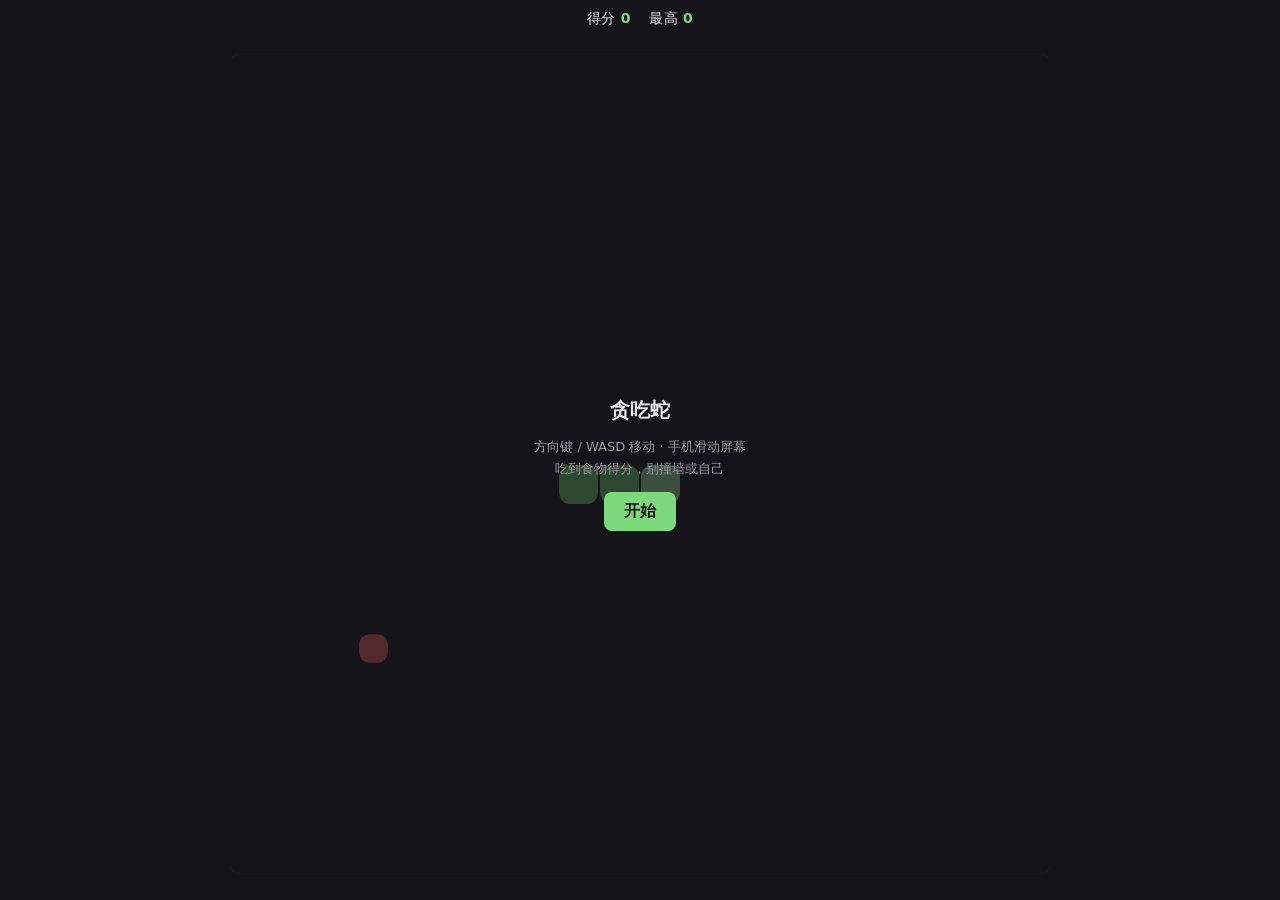
<file: static/games/snake/index.html>
<!DOCTYPE html>
<html lang="zh">
<head>
<meta charset="utf-8">
<meta name="viewport" content="width=device-width,initial-scale=1,maximum-scale=1,user-scalable=no">
<title>贪吃蛇</title>
<style>
  html,body{margin:0;height:100%;background:#16161a;color:#e8e8ea;
    font-family:system-ui,-apple-system,"PingFang SC","Microsoft Yahei",sans-serif;
    overflow:hidden;-webkit-user-select:none;user-select:none}
  #wrap{height:100%;display:flex;flex-direction:column;align-items:center;justify-content:center;gap:10px;box-sizing:border-box;padding:10px}
  #hud{display:flex;gap:18px;align-items:center;font-size:14px;letter-spacing:.5px}
  #hud b{color:#7cd97c}
  #stage{flex:1;min-height:0;width:100%;display:flex;align-items:center;justify-content:center}
  #board{position:relative;touch-action:none}
  canvas{display:block;border-radius:10px;background:#1f1f25;box-shadow:0 0 0 1px #2c2c34 inset}
  #overlay{position:absolute;inset:0;display:flex;flex-direction:column;align-items:center;justify-content:center;gap:12px;
    background:rgba(16,16,22,.72);border-radius:10px;text-align:center;padding:16px;box-sizing:border-box}
  #overlay.hide{display:none}
  button{font:inherit;color:#16161a;background:#7cd97c;border:0;border-radius:8px;padding:9px 20px;cursor:pointer;font-weight:600}
  .tip{font-size:13px;color:#9a9aa2;line-height:1.7}
  #title{font-size:20px;font-weight:700}
</style>
</head>
<body>
<div id="wrap">
  <div id="hud"><span>得分 <b id="score">0</b></span><span>最高 <b id="best">0</b></span></div>
  <div id="stage"><div id="board">
    <canvas id="cv"></canvas>
    <div id="overlay">
      <div id="title">贪吃蛇</div>
      <div class="tip">方向键 / WASD 移动 · 手机滑动屏幕<br>吃到食物得分，别撞墙或自己</div>
      <button id="start">开始</button>
    </div>
  </div></div>
</div>
<script>
  const N = 20;
  const cv = document.getElementById('cv'), ctx = cv.getContext('2d');
  const board = document.getElementById('board'), overlay = document.getElementById('overlay');
  const scoreEl = document.getElementById('score'), bestEl = document.getElementById('best');
  const titleEl = document.getElementById('title'), tipEl = overlay.querySelector('.tip'), startBtn = document.getElementById('start');
  let cell = 16, snake, dir, nextDir, food, timer, score = 0, running = false;
  let best = +(localStorage.getItem('snake_best') || 0);
  bestEl.textContent = best;

  function fit() {
    const avail = Math.min(board.parentElement.clientWidth, board.parentElement.clientHeight) - 16;
    const size = Math.max(160, Math.floor(avail / N) * N);
    cell = size / N;
    cv.width = size; cv.height = size;
    draw();
  }
  function reset() {
    snake = [{x:10,y:10},{x:9,y:10},{x:8,y:10}];
    dir = {x:1,y:0}; nextDir = dir; score = 0; scoreEl.textContent = 0; placeFood();
  }
  function placeFood() {
    do { food = {x:(Math.random()*N)|0, y:(Math.random()*N)|0}; }
    while (snake.some(s => s.x===food.x && s.y===food.y));
  }
  function step() {
    dir = nextDir;
    const head = {x: snake[0].x+dir.x, y: snake[0].y+dir.y};
    if (head.x<0 || head.y<0 || head.x>=N || head.y>=N || snake.some(s => s.x===head.x && s.y===head.y)) { gameOver(); return; }
    snake.unshift(head);
    if (head.x===food.x && head.y===food.y) { score++; scoreEl.textContent = score; placeFood(); }
    else snake.pop();
    draw();
  }
  function rr(x,y,w,h,r){ ctx.beginPath(); ctx.moveTo(x+r,y); ctx.arcTo(x+w,y,x+w,y+h,r); ctx.arcTo(x+w,y+h,x,y+h,r); ctx.arcTo(x,y+h,x,y,r); ctx.arcTo(x,y,x+w,y,r); ctx.closePath(); }
  function draw() {
    ctx.clearRect(0,0,cv.width,cv.height);
    if (!snake) return;
    ctx.fillStyle = '#ff6b6b'; rr(food.x*cell+cell*0.15, food.y*cell+cell*0.15, cell*0.7, cell*0.7, cell*0.25); ctx.fill();
    snake.forEach((s,i) => { ctx.fillStyle = i ? '#7cd97c' : '#aef0ae'; rr(s.x*cell+1, s.y*cell+1, cell-2, cell-2, cell*0.28); ctx.fill(); });
  }
  function start() { reset(); overlay.classList.add('hide'); running = true; clearInterval(timer); timer = setInterval(step, 110); }
  function gameOver() {
    running = false; clearInterval(timer);
    if (score > best) { best = score; localStorage.setItem('snake_best', best); bestEl.textContent = best; }
    titleEl.textContent = '游戏结束';
    tipEl.innerHTML = '得分 ' + score + ' · 最高 ' + best;
    startBtn.textContent = '再来一局';
    overlay.classList.remove('hide');
  }
  function setDir(x,y) { if (snake && (x !== -dir.x || y !== -dir.y)) nextDir = {x,y}; }
  addEventListener('keydown', e => {
    const k = e.key.toLowerCase();
    if (k==='arrowup'||k==='w') setDir(0,-1);
    else if (k==='arrowdown'||k==='s') setDir(0,1);
    else if (k==='arrowleft'||k==='a') setDir(-1,0);
    else if (k==='arrowright'||k==='d') setDir(1,0);
    else { if (k===' ' && !running) start(); return; }
    e.preventDefault();
  });
  let tx = null, ty = null;
  board.addEventListener('touchstart', e => { const t = e.touches[0]; tx = t.clientX; ty = t.clientY; }, {passive:true});
  board.addEventListener('touchmove', e => {
    if (tx === null) return;
    const t = e.touches[0], dx = t.clientX-tx, dy = t.clientY-ty;
    if (Math.abs(dx)+Math.abs(dy) < 20) return;
    if (Math.abs(dx) > Math.abs(dy)) setDir(dx>0?1:-1, 0); else setDir(0, dy>0?1:-1);
    tx = null; e.preventDefault();
  }, {passive:false});
  startBtn.addEventListener('click', start);
  addEventListener('resize', fit);
  reset(); fit();
</script>
</body>
</html>
</file>
<file: static/games/racer/common.css>
/****************************************/
/* common styles used for v1 through v4 */
/****************************************/

body          { font-family: Arial, Helvetica, sans-serif; }
#stats        { border: 2px solid black; }
#controls     { width: 28em; float: left; padding: 1em; font-size: 0.7em; }
#controls th  { text-align: right; vertical-align: middle; }
#instructions { clear: left; float: left; width: 17em; padding: 1em; border: 1px solid black; box-shadow: 0 0 5px black; }
#racer        { position: relative; z-index: 0; width: 640px; height: 480px; margin-left: 20em; border: 2px solid black; }
#canvas       { position: absolute; z-index: 0; width: 640px; height: 480px; z-index: 0; background-color: #72D7EE; }
#mute         { background-position:   0px 0px; width: 32px; height: 32px; background: url(images/mute.png); display: inline-block; cursor: pointer; position: absolute; margin-left: 20em; }
#mute.on      { background-position: -32px 0px; }

/**************************************************/
/* rudimentary heads up display (only used in v4) */
/**************************************************/

#hud                   { position: absolute; z-index: 1; width: 640px; padding: 5px 0; font-family: Verdana, Geneva, sans-serif; font-size: 0.8em; background-color: rgba(255,0,0,0.4); color: black; border-bottom: 2px solid black; box-sizing: border-box; -moz-box-sizing: border-box; -webkit-box-sizing: border-box; }
#hud .hud              { background-color: rgba(255,255,255,0.6); padding: 5px; border: 1px solid black; margin: 0 5px; transition-property: background-color; transition-duration: 2s; -webkit-transition-property: background-color; -webkit-transition-duration: 2s; }
#hud #speed            { float: right; }
#hud #current_lap_time { float: left;  }
#hud #last_lap_time    { float: left; display: none;  }
#hud #fast_lap_time    { display: block; width: 12em;  margin: 0 auto; text-align: center; transition-property: background-color; transition-duration: 2s; -webkit-transition-property: background-color; -webkit-transition-duration: 2s; }
#hud .value            { color: black; font-weight: bold; }
#hud .fastest          { background-color: rgba(255,215,0,0.5); }
</file>
